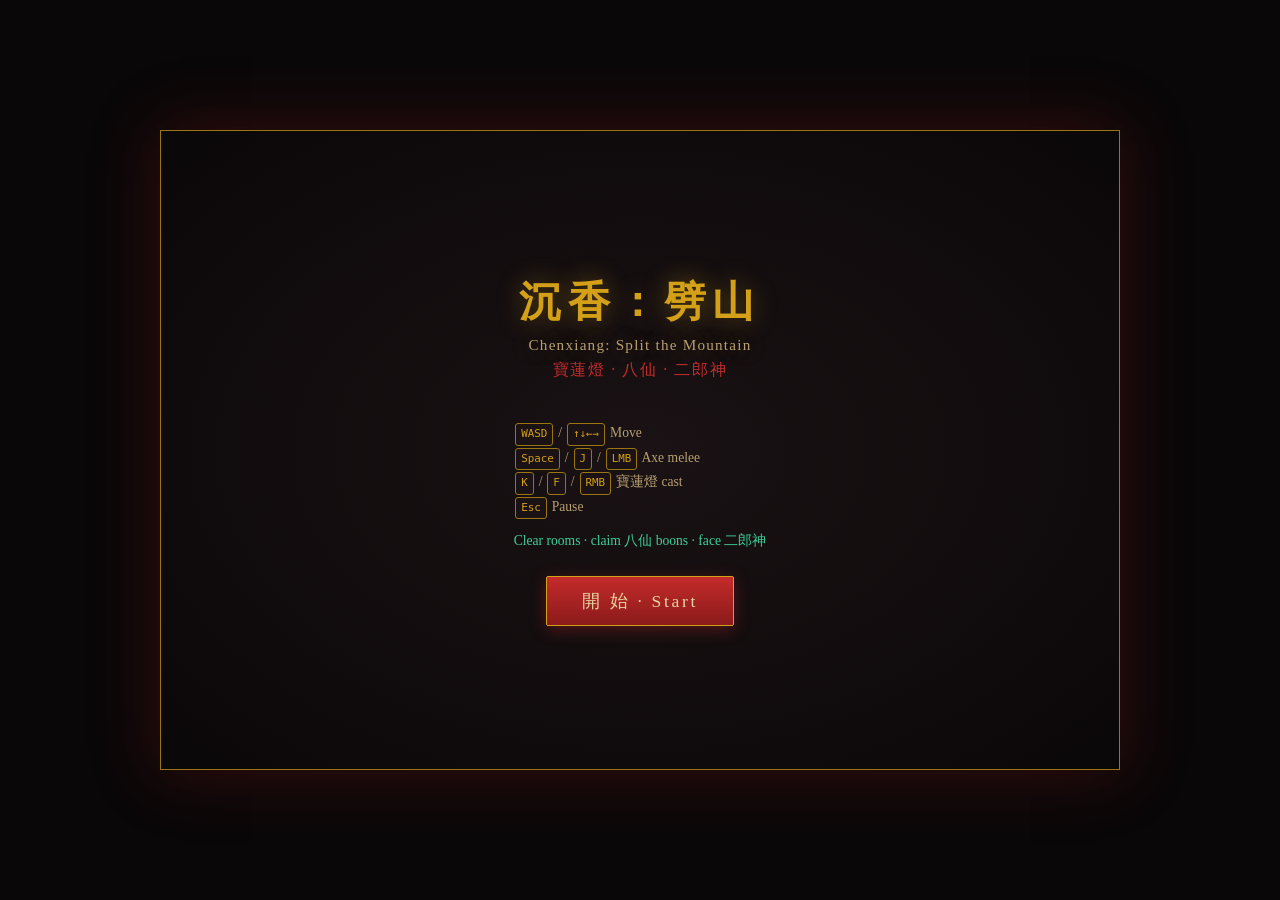
<file: index.html>
<!DOCTYPE html>
<html lang="zh-Hans">
<head>
  <meta charset="UTF-8" />
  <meta name="viewport" content="width=device-width, initial-scale=1.0" />
  <title>沉香：劈山 — Chenxiang: Split the Mountain</title>
  <link rel="stylesheet" href="css/style.css" />
</head>
<body>
  <div id="app">
    <canvas id="game" width="960" height="640"></canvas>
    <div id="overlay"></div>
  </div>
  <script type="module" src="js/main.js"></script>
</body>
</html>
</file>
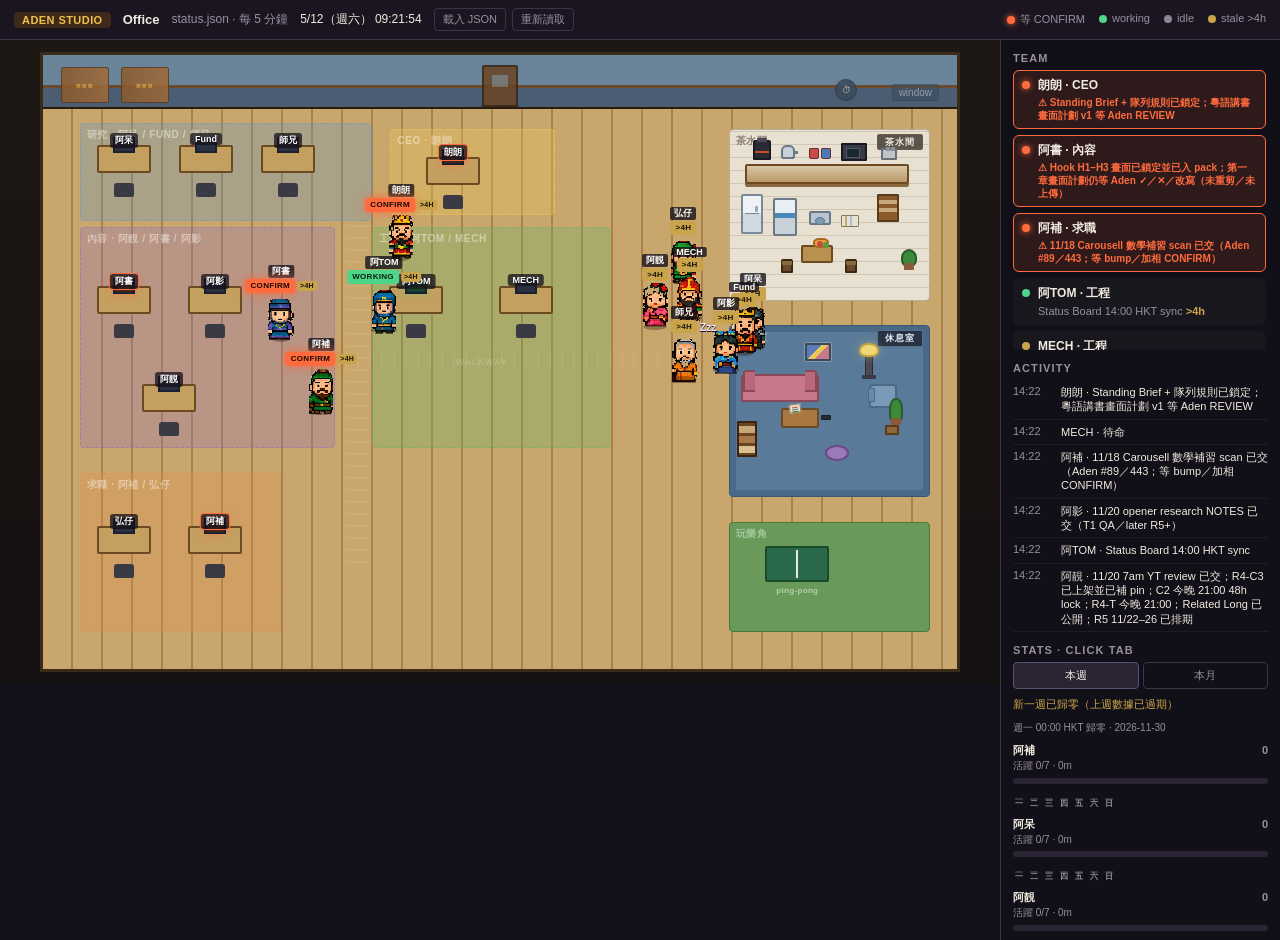
<file: agent-status-board/index.html>
<!DOCTYPE html>
<html lang="zh-Hant">
<head>
  <meta charset="UTF-8" />
  <meta name="viewport" content="width=device-width, initial-scale=1" />
  <meta http-equiv="refresh" content="0; url=status-board.html" />
  <link rel="canonical" href="status-board.html" />
  <title>Aden Studio · Office</title>
  <script>location.replace("status-board.html");</script>
</head>
<body>
  <p><a href="status-board.html">Aden Studio · Office</a></p>
</body>
</html>
</file>
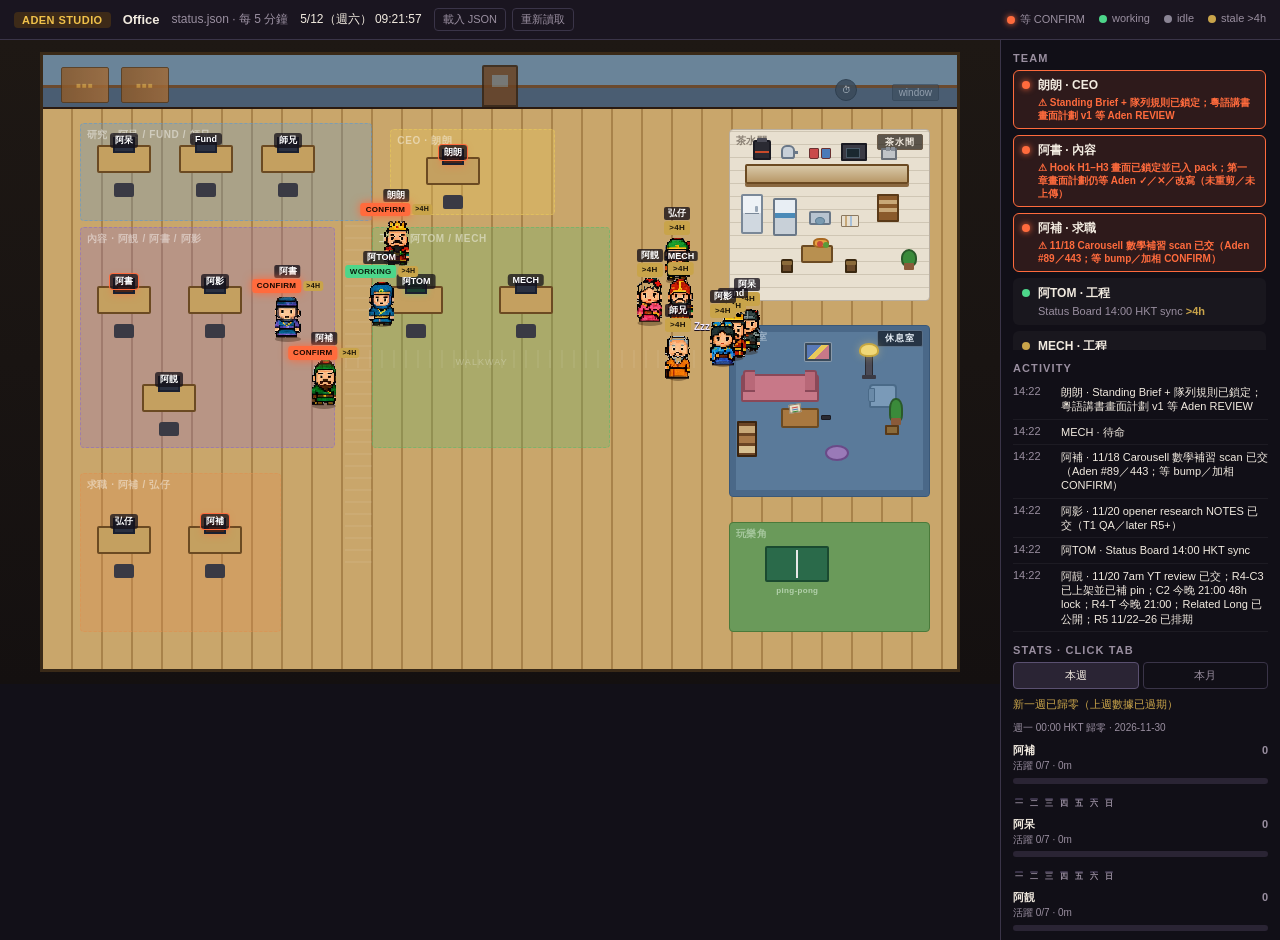
<file: agent-status-board/status-board.html>
<!DOCTYPE html>
<html lang="zh-Hant">
<head>
  <meta charset="UTF-8" />
  <meta name="viewport" content="width=device-width, initial-scale=1" />
  <title>Aden Studio · Office</title>
  <link rel="stylesheet" href="office.css" />
</head>
<body>
  <header class="banner">
    <span class="tag">ADEN STUDIO</span>
    <strong>Office</strong>
    <span class="note" id="source-note">等待狀態資料…</span>
    <span class="clock" id="hk-clock"></span>
    <span class="tools">
      <label class="file-btn">載入 JSON<input id="file-input" type="file" accept="application/json,.json" /></label>
      <button type="button" class="text-btn" id="btn-reload">重新讀取</button>
    </span>
    <div class="legend">
      <span class="l-confirm">等 CONFIRM</span>
      <span class="l-working">working</span>
      <span class="l-idle">idle</span>
      <span class="l-stale">stale &gt;4h</span>
    </div>
  </header>

  <div class="stage">
    <div class="floor-wrap" id="floor-wrap">
      <div class="room" id="room" aria-label="Aden Studio floor"></div>
    </div>
    <aside class="panel" id="panel">
      <div>
        <h2>Team</h2>
        <div class="team-list" id="team-list"></div>
      </div>
      <div class="activity">
        <h2>Activity</h2>
        <div id="activity"></div>
      </div>
      <div>
        <h2>Stats · click tab</h2>
        <div class="tabs" role="tablist">
          <button type="button" class="active" data-tab="week" role="tab" aria-selected="true">本週</button>
          <button type="button" data-tab="month" role="tab" aria-selected="false">本月</button>
        </div>
        <div id="tab-week" class="tab-pane show" role="tabpanel"></div>
        <div id="tab-month" class="tab-pane" role="tabpanel"></div>
      </div>
      <p class="hint">
        右欄刻意做薄：Team＋Activity 常駐；week／month 要用 tab 先睇。<br />
        Floor：身份分區＋walkway；茶水間／休息室／乒乓係休息點。<br />
        working／CONFIRM 返自己檯；idle、bored、rest、done 行去空位。lastActive 超過 4 小時標 &gt;4h。
      </p>
    </aside>
  </div>
  <noscript><p class="noscript">要 JavaScript 先睇到 office 同狀態。</p></noscript>
  <script id="embedded-sample" type="application/json">{"updated_at":"2026-10-29T20:06:19+08:00","agents":[{"id":"langlang","name":"朗朗 - CEO","status":"idle","task":"CTR／strategy／hooks 已備；等 Aden；R2-E1 約 21:00","updated_at":"2026-10-29T20:06:19+08:00","lastActive":"2026-10-29T11:27:00+08:00","week":{"weekStart":"2026-10-26","completedByDay":[0,0,0,0,0,0,0],"completedTotal":0,"activeDays":4,"workingMinutes":115},"month":{"monthStart":"2026-10-01","completedTotal":20}},{"id":"mech","name":"MECH","status":"idle","task":"待命","updated_at":"2026-10-29T20:06:19+08:00","lastActive":"2026-10-26T11:51:45+08:00","week":{"weekStart":"2026-10-26","completedByDay":[0,0,0,0,0,0,0],"completedTotal":0,"activeDays":0,"workingMinutes":0},"month":{"monthStart":"2026-10-01","completedTotal":7}},{"id":"abu","name":"阿補","status":"idle","task":"待命（weekday job digest）","updated_at":"2026-10-29T20:06:19+08:00","lastActive":"2026-10-26T11:51:45+08:00","week":{"weekStart":"2026-10-26","completedByDay":[0,0,0,0,0,0,0],"completedTotal":0,"activeDays":0,"workingMinutes":0},"month":{"monthStart":"2026-10-01","completedTotal":7}},{"id":"aying","name":"阿影","status":"completed","task":"Opener 10/29 NOTES／frames 已交；day→night formula 入 synth","updated_at":"2026-10-29T20:06:19+08:00","lastActive":"2026-10-29T09:57:00+08:00","week":{"weekStart":"2026-10-26","completedByDay":[0,0,1,1,0,0,0],"completedTotal":2,"activeDays":2,"workingMinutes":115},"month":{"monthStart":"2026-10-01","completedTotal":13}},{"id":"atom","name":"阿TOM","status":"working","task":"Status Board 20:00 HKT 4h sync · 推 live JSON","updated_at":"2026-10-29T20:06:19+08:00","lastActive":"2026-10-29T20:06:19+08:00","week":{"weekStart":"2026-10-26","completedByDay":[0,0,0,0,0,0,0],"completedTotal":0,"activeDays":4,"workingMinutes":275},"month":{"monthStart":"2026-10-01","completedTotal":8}},{"id":"aqing","name":"阿靚","status":"idle","task":"B1＋A1 已上；R2-E1 約 21:00；R2×5 scheduled","updated_at":"2026-10-29T20:06:19+08:00","lastActive":"2026-10-26T11:51:45+08:00","week":{"weekStart":"2026-10-26","completedByDay":[0,0,0,0,0,0,0],"completedTotal":0,"activeDays":0,"workingMinutes":0},"month":{"monthStart":"2026-10-01","completedTotal":2}},{"id":"ashu","name":"阿書","status":"completed","task":"Ch1 v5-final-sync assemble 已交（cue-lock／bright takeaway）；等 Aden review","updated_at":"2026-10-29T20:06:19+08:00","lastActive":"2026-10-29T14:35:00+08:00","week":{"weekStart":"2026-10-26","completedByDay":[1,0,2,2,0,0,0],"completedTotal":5,"activeDays":4,"workingMinutes":225},"month":{"monthStart":"2026-10-01","completedTotal":6}},{"id":"adai","name":"阿呆","status":"idle","task":"待命","updated_at":"2026-10-29T20:06:19+08:00","lastActive":"2026-10-26T11:51:45+08:00","week":{"weekStart":"2026-10-26","completedByDay":[0,0,0,0,0,0,0],"completedTotal":0,"activeDays":0,"workingMinutes":0},"month":{"monthStart":"2026-10-01","completedTotal":2}},{"id":"fund","name":"Fund 佬","status":"bored","task":"好耐冇工 · bored","updated_at":"2026-10-29T20:06:19+08:00","lastActive":"2026-10-26T11:51:45+08:00","week":{"weekStart":"2026-10-26","completedByDay":[0,0,0,0,0,0,0],"completedTotal":0,"activeDays":0,"workingMinutes":0},"month":{"monthStart":"2026-10-01","completedTotal":0}},{"id":"shixiong","name":"師兄","status":"bored","task":"Standby · bored","updated_at":"2026-10-29T20:06:19+08:00","lastActive":"2026-10-26T11:51:45+08:00","week":{"weekStart":"2026-10-26","completedByDay":[0,0,0,0,0,0,0],"completedTotal":0,"activeDays":0,"workingMinutes":0},"month":{"monthStart":"2026-10-01","completedTotal":1}},{"id":"hongzai","name":"弘仔","status":"idle","task":"F3 Unit 1 lesson-flow／quiz 修訂暫歇；等下一輪","updated_at":"2026-10-29T20:06:19+08:00","lastActive":"2026-10-27T17:15:00+08:00","week":{"weekStart":"2026-10-26","completedByDay":[0,1,0,0,0,0,0],"completedTotal":1,"activeDays":1,"workingMinutes":90},"month":{"monthStart":"2026-10-01","completedTotal":1}}]}</script>
  <script src="office-layout.js"></script>
  <script src="office.js"></script>
</body>
</html>
</file>
<file: css/style.css>
/* Chenxiang: Split the Mountain — dark mythic palette */
:root {
  --ink: #0a0708;
  --crimson: #8b1a1a;
  --crimson-bright: #c42b2b;
  --gold: #d4a017;
  --gold-dim: #9a7510;
  --jade: #2d8a6e;
  --jade-bright: #3ecf9a;
  --ink-soft: #1a1214;
  --paper: #e8d5a3;
  --paper-dim: #b8a070;
}

* { box-sizing: border-box; margin: 0; padding: 0; }

html, body {
  width: 100%;
  height: 100%;
  background: var(--ink);
  color: var(--paper);
  font-family: "Noto Serif SC", "Songti SC", "SimSun", Georgia, serif;
  overflow: hidden;
  display: flex;
  align-items: center;
  justify-content: center;
}

#app {
  position: relative;
  width: 960px;
  height: 640px;
  max-width: 100vw;
  max-height: 100vh;
  box-shadow: 0 0 60px rgba(139, 26, 26, 0.35);
  border: 1px solid var(--gold-dim);
}

#game {
  display: block;
  width: 100%;
  height: 100%;
  background: var(--ink-soft);
  cursor: crosshair;
}

#overlay {
  position: absolute;
  inset: 0;
  pointer-events: none;
  display: flex;
  align-items: center;
  justify-content: center;
}

#overlay.active { pointer-events: auto; }

/* —— Screens —— */
.screen {
  width: 100%;
  height: 100%;
  display: flex;
  flex-direction: column;
  align-items: center;
  justify-content: center;
  background: radial-gradient(ellipse at center, rgba(26,18,20,0.92) 0%, rgba(10,7,8,0.97) 100%);
  padding: 2rem;
  text-align: center;
  animation: fadeIn 0.35s ease;
}

@keyframes fadeIn {
  from { opacity: 0; }
  to { opacity: 1; }
}

.screen h1 {
  font-size: 2.6rem;
  color: var(--gold);
  letter-spacing: 0.15em;
  text-shadow: 0 0 24px rgba(212, 160, 23, 0.4);
  margin-bottom: 0.35rem;
}

.screen h1 .en {
  display: block;
  font-size: 0.95rem;
  color: var(--paper-dim);
  letter-spacing: 0.08em;
  font-weight: normal;
  margin-top: 0.4rem;
}

.screen .subtitle {
  color: var(--crimson-bright);
  font-size: 1rem;
  margin-bottom: 1.5rem;
  letter-spacing: 0.1em;
}

.screen .hint {
  color: var(--paper-dim);
  font-size: 0.85rem;
  line-height: 1.7;
  max-width: 480px;
  margin: 1rem 0 1.5rem;
  text-align: left;
}

.screen .hint kbd {
  display: inline-block;
  background: var(--ink-soft);
  border: 1px solid var(--gold-dim);
  color: var(--gold);
  padding: 0.1em 0.45em;
  border-radius: 3px;
  font-family: monospace;
  font-size: 0.8em;
  margin: 0 0.15em;
}

.btn {
  pointer-events: auto;
  background: linear-gradient(180deg, var(--crimson-bright), var(--crimson));
  color: var(--paper);
  border: 1px solid var(--gold);
  padding: 0.75rem 2.2rem;
  font-size: 1.1rem;
  font-family: inherit;
  letter-spacing: 0.15em;
  cursor: pointer;
  border-radius: 2px;
  transition: transform 0.12s, box-shadow 0.12s;
  box-shadow: 0 4px 16px rgba(196, 43, 43, 0.35);
}

.btn:hover {
  transform: translateY(-2px);
  box-shadow: 0 6px 24px rgba(212, 160, 23, 0.4);
}

.btn:active { transform: translateY(0); }

/* —— Reward cards —— */
.reward-title {
  color: var(--gold);
  font-size: 1.5rem;
  margin-bottom: 0.3rem;
  letter-spacing: 0.12em;
}

.reward-sub {
  color: var(--paper-dim);
  font-size: 0.85rem;
  margin-bottom: 1.4rem;
}

.cards {
  display: flex;
  gap: 1rem;
  flex-wrap: wrap;
  justify-content: center;
  pointer-events: auto;
}

.card {
  width: 200px;
  min-height: 220px;
  background: linear-gradient(160deg, #1e1416 0%, #120c0e 100%);
  border: 1px solid var(--gold-dim);
  border-radius: 4px;
  padding: 1.1rem 0.9rem;
  cursor: pointer;
  text-align: left;
  transition: border-color 0.15s, transform 0.15s, box-shadow 0.15s;
  display: flex;
  flex-direction: column;
  gap: 0.4rem;
}

.card:hover {
  border-color: var(--gold);
  transform: translateY(-4px);
  box-shadow: 0 8px 28px rgba(212, 160, 23, 0.25);
}

.card .kind {
  font-size: 0.7rem;
  text-transform: uppercase;
  letter-spacing: 0.12em;
  color: var(--jade-bright);
}

.card .kind.cast { color: var(--crimson-bright); }

.card .name {
  font-size: 1.25rem;
  color: var(--gold);
  letter-spacing: 0.08em;
}

.card .en-name {
  font-size: 0.75rem;
  color: var(--paper-dim);
}

.card .desc {
  font-size: 0.82rem;
  color: var(--paper);
  line-height: 1.45;
  margin-top: 0.4rem;
  flex: 1;
}

.card .tag {
  font-size: 0.7rem;
  color: var(--jade);
  border-top: 1px solid rgba(154, 117, 16, 0.35);
  padding-top: 0.45rem;
  margin-top: 0.2rem;
}

/* —— Result screens —— */
.result-icon {
  font-size: 3rem;
  margin-bottom: 0.5rem;
}

.win h1 { color: var(--jade-bright); }
.lose h1 { color: var(--crimson-bright); }
</file>
<file: agent-status-board/office.css>
:root {
  --bg: #121018;
  --floor: #c9a66b;
  --floor-gap: #a8824a;
  --wall: #6a8499;
  --wall-bot: #4a5d72;
  --tile: #e8e0d0;
  --tile-line: #cfc6b4;
  --carpet: #5a7a9a;
  --panel: rgba(18, 16, 24, .92);
  --panel-border: #3a3448;
  --text: #f2ebe0;
  --muted: #9a8fa0;
  --confirm: #ff6b3d;
  --working: #4dd68a;
  --idle: #8a8494;
  --stale: #c9a44a;
  --content: #8b6bc9;
  --jobs: #e09050;
  --eng: #5cb86a;
  --research: #5a9ad4;
  --ceo: #e8c85a;
  --month: #7ec8ff;
}
* { box-sizing: border-box; margin: 0; padding: 0; }
body {
  font-family: "Segoe UI", "PingFang TC", "Noto Sans TC", "Microsoft JhengHei", sans-serif;
  background: var(--bg);
  color: var(--text);
  min-height: 100vh;
}
button, .file-btn { font-family: inherit; }
.banner {
  display: flex;
  align-items: center;
  gap: 12px;
  flex-wrap: wrap;
  padding: 8px 14px;
  background: #1a1520;
  border-bottom: 1px solid var(--panel-border);
  font-size: 13px;
}
.banner .tag {
  background: #3d2a18;
  color: #f0c14a;
  padding: 2px 8px;
  border-radius: 4px;
  font-weight: 700;
  letter-spacing: .04em;
  font-size: 11px;
}
.banner .note { color: var(--muted); font-size: 12px; }
.banner .clock {
  font-variant-numeric: tabular-nums;
  font-size: 12px;
  color: var(--text);
}
.banner .tools { display: flex; gap: 6px; align-items: center; }
.file-btn, .text-btn {
  font-size: 11px;
  color: var(--muted);
  border: 1px solid var(--panel-border);
  background: transparent;
  padding: 3px 8px;
  border-radius: 4px;
  cursor: pointer;
}
.file-btn input { display: none; }
.file-btn:hover, .text-btn:hover { color: var(--text); border-color: #5a5070; }
.legend { display: flex; gap: 14px; margin-left: auto; font-size: 11px; color: var(--muted); flex-wrap: wrap; }
.legend span::before {
  content: "";
  display: inline-block;
  width: 8px;
  height: 8px;
  border-radius: 50%;
  margin-right: 5px;
  vertical-align: middle;
}
.legend .l-confirm::before { background: var(--confirm); box-shadow: 0 0 6px var(--confirm); }
.legend .l-working::before { background: var(--working); }
.legend .l-idle::before { background: var(--idle); }
.legend .l-stale::before { background: var(--stale); }

.stage {
  display: grid;
  grid-template-columns: minmax(0, 1fr) 280px;
  max-width: 1280px;
  margin: 0 auto;
  min-height: calc(100vh - 42px);
  align-items: start;
}
@media (max-width: 900px) {
  .stage { grid-template-columns: 1fr; }
  .legend { margin-left: 0; }
}

.floor-wrap {
  position: relative;
  background: linear-gradient(180deg, #1e1814 0%, #141010 100%);
  min-height: 240px;
  overflow: hidden;
}
.room {
  position: absolute;
  top: 12px;
  left: 0;
  width: 920px;
  height: 620px;
  transform-origin: top left;
  border: 3px solid #3a2a18;
  background:
    repeating-linear-gradient(90deg, var(--floor) 0 28px, var(--floor-gap) 28px 30px),
    var(--floor);
  image-rendering: pixelated;
  overflow: hidden;
}
.wall {
  position: absolute;
  left: 0; right: 0; top: 0;
  height: 54px;
  background: linear-gradient(180deg, var(--wall) 0 58%, #6b4a2e 58% 64%, var(--wall-bot) 64% 100%);
  border-bottom: 2px solid #2a1a10;
  z-index: 4;
}
.wall-prop {
  position: absolute;
  bottom: 6px;
  font-size: 10px;
  color: #d8e0e8;
  opacity: .85;
  background: #3a4a5a;
  border: 1px solid #2a3a4a;
  padding: 2px 6px;
  border-radius: 2px;
}
.wall-prop.shelf {
  width: 48px;
  height: 36px;
  bottom: 4px;
  padding: 0;
  background: linear-gradient(90deg, #8b5a2b, #a06a38);
  border-color: #5a3a18;
}
.wall-prop.shelf::after {
  content: "■■■";
  display: block;
  text-align: center;
  color: #c94;
  font-size: 8px;
  line-height: 36px;
  letter-spacing: 1px;
}
.wall-prop.door {
  left: 50%;
  transform: translateX(-50%);
  width: 36px;
  height: 42px;
  bottom: 0;
  background: #6b4424;
  border: 2px solid #3a2410;
  border-radius: 2px 2px 0 0;
  padding: 0;
}
.wall-prop.door::after {
  content: "";
  position: absolute;
  top: 8px; left: 8px; right: 8px;
  height: 12px;
  background: #8ab;
  opacity: .5;
}
.wall-prop.clock {
  right: 100px;
  border-radius: 50%;
  width: 22px;
  height: 22px;
  padding: 0;
  text-align: center;
  line-height: 20px;
  font-size: 9px;
}
.wall-prop.window { right: 18px; opacity: .5; }

.zone {
  position: absolute;
  border: 1.5px dashed rgba(255, 255, 255, .22);
  border-radius: 4px;
}
.zone .zlabel {
  position: absolute;
  top: 4px; left: 6px;
  font-size: 10px;
  font-weight: 700;
  letter-spacing: .06em;
  color: rgba(255, 255, 255, .45);
  pointer-events: none;
  text-transform: uppercase;
  z-index: 1;
}
.zone.research { background: rgba(90, 154, 212, .28); border-color: rgba(90, 154, 212, .55); }
.zone.content { background: rgba(139, 107, 201, .28); border-color: rgba(139, 107, 201, .55); }
.zone.jobs { background: rgba(224, 144, 80, .28); border-color: rgba(224, 144, 80, .55); }
.zone.eng { background: rgba(92, 184, 106, .28); border-color: rgba(92, 184, 106, .55); }
.zone.ceo { background: rgba(232, 200, 90, .32); border-color: rgba(232, 200, 90, .6); }
.zone.pantry {
  background:
    repeating-linear-gradient(0deg, var(--tile) 0 12px, var(--tile-line) 12px 13px),
    repeating-linear-gradient(90deg, var(--tile) 0 12px, var(--tile-line) 12px 13px);
  border-style: solid;
  border-color: #b8aea0;
}
.zone.pantry .zlabel { color: rgba(60, 50, 40, .55); }
.zone.lounge {
  background: var(--carpet);
  box-shadow: inset 0 0 0 6px #4a6888;
  border-style: solid;
  border-color: #3a5878;
}
.zone.lounge .zlabel { color: rgba(220, 230, 240, .5); }
.zone.ping {
  background: #6a9a5a;
  border-style: solid;
  border-color: #4a7a3a;
}
.zone.ping .zlabel { color: rgba(240, 255, 240, .45); }

.walk {
  position: absolute;
  left: 33%; top: 26%;
  width: 3%; height: 58%;
  background: repeating-linear-gradient(180deg, transparent 0 10px, rgba(255, 255, 255, .06) 10px 12px);
  pointer-events: none;
}
.walk-h {
  position: absolute;
  left: 32%; top: 48%;
  width: 40%; height: 3%;
  background: repeating-linear-gradient(90deg, transparent 0 10px, rgba(255, 255, 255, .06) 10px 12px);
  pointer-events: none;
}
.walk-label {
  position: absolute;
  left: 48%; top: 50%;
  transform: translate(-50%, -50%);
  font-size: 9px;
  color: rgba(255, 255, 255, .28);
  letter-spacing: .12em;
  pointer-events: none;
}

.desk { position: absolute; width: 70px; height: 62px; z-index: 3; }
.desk .top {
  position: absolute;
  left: 8px; right: 8px; top: 10px;
  height: 28px;
  background: #c4a060;
  border: 2px solid #6b4a22;
  border-radius: 2px;
}
.desk .monitor {
  position: absolute;
  left: 50%; top: 2px;
  transform: translateX(-50%);
  width: 22px; height: 16px;
  background: #2a3040;
  border: 2px solid #1a2030;
}
.desk .monitor.on { box-shadow: 0 0 6px #4dd68a88; background: #1a4030; }
.desk .monitor.on::after {
  content: "";
  position: absolute;
  inset: 3px;
  background: repeating-linear-gradient(180deg, #4dd68a44 0 2px, transparent 2px 4px);
}
.desk .monitor.confirm { box-shadow: 0 0 8px #ff6b3daa; background: #4a2418; }
.desk .monitor.confirm::after {
  content: "";
  position: absolute;
  inset: 3px;
  background: repeating-linear-gradient(180deg, #ff6b3d66 0 2px, transparent 2px 4px);
}
.desk .chair {
  position: absolute;
  left: 50%; bottom: 0;
  transform: translateX(-50%);
  width: 20px; height: 14px;
  background: #3a3a44;
  border-radius: 3px 3px 2px 2px;
}
.desk.occupied .chair { opacity: 0; }
.desk .nameplate {
  position: absolute;
  left: 50%; top: -2px;
  transform: translateX(-50%);
  font-size: 9px;
  white-space: nowrap;
  color: #fff;
  background: rgba(20, 16, 24, .75);
  padding: 1px 5px;
  border-radius: 3px;
  z-index: 3;
  font-weight: 600;
}
.desk.hot .nameplate { box-shadow: 0 0 0 1px var(--confirm); }

.prop {
  position: absolute;
  font-size: 9px;
  text-align: center;
  color: rgba(30, 24, 18, .7);
  font-weight: 600;
  line-height: 1.15;
  z-index: 1;
}
.prop.zone-sign {
  top: 4px; right: 6px; left: auto;
  padding: 2px 7px;
  background: rgba(40, 32, 24, .72);
  color: #f2ebe0;
  border: 1px solid #6a5a48;
  border-radius: 2px;
  font-size: 9px;
  letter-spacing: .08em;
  font-weight: 800;
}
.zone.lounge .prop.zone-sign {
  background: rgba(20, 28, 40, .75);
  border-color: #5a7088;
  color: #e8f0f8;
}
.prop.counter {
  background: linear-gradient(180deg, #d8c8a8, #b89868);
  border: 2px solid #6b4a22;
  border-radius: 2px;
  box-shadow: 0 3px 0 #8a6840;
}
.prop.coffee {
  background: linear-gradient(180deg, #2a2a32 55%, #c94a2a 55% 70%, #2a2a32 70%);
  border: 2px solid #1a1a22;
  border-radius: 2px 2px 1px 1px;
}
.prop.coffee::before {
  content: "";
  position: absolute;
  top: -4px; left: 2px; right: 2px;
  height: 4px;
  background: #4a4a55;
  border-radius: 1px 1px 0 0;
}
.prop.kettle {
  background: #c8d0d8;
  border: 2px solid #6a7888;
  border-radius: 40% 40% 20% 20%;
}
.prop.kettle::after {
  content: "";
  position: absolute;
  right: -5px; top: 4px;
  width: 5px; height: 3px;
  background: #6a7888;
}
.prop.mugs { display: flex; gap: 2px; }
.prop.mugs::before, .prop.mugs::after {
  content: "";
  width: 8px; height: 9px;
  border: 1px solid #6a3030;
  border-radius: 1px 1px 2px 2px;
}
.prop.mugs::before { background: #c94a4a; }
.prop.mugs::after { background: #4a7ab8; }
.prop.cooler {
  background: linear-gradient(180deg, #e8eef4 38%, #4a8ab8 38% 52%, #c8d0d8 52%);
  border: 2px solid #6a7888;
  border-radius: 2px;
}
.prop.fridge {
  background: linear-gradient(180deg, #eef2f6 48%, #d0d8e0 48%);
  border: 2px solid #7a8898;
  border-radius: 2px;
}
.prop.fridge::before {
  content: "";
  position: absolute;
  left: 2px; right: 2px; top: 46%;
  height: 1px;
  background: #7a8898;
}
.prop.fridge::after {
  content: "";
  position: absolute;
  right: 3px; top: 10px;
  width: 3px; height: 6px;
  background: #9aa8b8;
  border-radius: 1px;
}
.prop.microwave { background: #3a3a44; border: 2px solid #1a1a22; border-radius: 1px; }
.prop.microwave::after {
  content: "";
  position: absolute;
  left: 3px; top: 3px;
  width: 12px; height: 8px;
  background: #1a2830;
  border: 1px solid #4a5a68;
}
.prop.toaster { background: #c0c4c8; border: 2px solid #6a7078; border-radius: 1px; }
.prop.toaster::before {
  content: "";
  position: absolute;
  left: 3px; top: -3px;
  width: 4px; height: 4px;
  background: #8a9098;
  box-shadow: 5px 0 #8a9098;
}
.prop.sink { background: #b8c4d0; border: 2px solid #6a7888; border-radius: 2px; }
.prop.sink::after {
  content: "";
  position: absolute;
  left: 50%; top: 4px;
  transform: translateX(-50%);
  width: 8px; height: 6px;
  background: #7a9ab0;
  border-radius: 50%;
  border: 1px solid #5a7a90;
}
.prop.dishes {
  background: repeating-linear-gradient(90deg, #e8e0d0 0 3px, #c8a878 3px 5px, #e8e0d0 5px 8px, #a8c0d8 8px 10px, #e8e0d0 10px 14px);
  border: 1px solid #8a7860;
  border-radius: 1px;
}
.prop.stool { background: #6a4a2a; border: 2px solid #3a2810; border-radius: 2px 2px 1px 1px; }
.prop.stool::before {
  content: "";
  position: absolute;
  left: -1px; right: -1px; top: 0;
  height: 4px;
  background: #8a6a3a;
  border-radius: 1px;
}
.prop.high-table { background: #b89050; border: 2px solid #6b4a22; border-radius: 2px; }
.prop.snack {
  background: linear-gradient(180deg, #8a5a2b 0 4px, #c8a878 4px 8px, #8a5a2b 8px 12px, #c8a878 12px 16px, #8a5a2b 16px);
  border: 2px solid #5a3a18;
  border-radius: 1px;
}
.prop.fruit { background: #e8a040; border: 2px solid #a86820; border-radius: 40%; }
.prop.fruit::before {
  content: "";
  position: absolute;
  left: 2px; top: 1px;
  width: 6px; height: 6px;
  background: #c94a3a;
  border-radius: 50%;
  box-shadow: 6px 1px 0 #5a9a3a;
}
.prop.plant {
  background: #3a8a3a;
  border-radius: 50% 50% 40% 40%;
  border: 2px solid #2a5a2a;
}
.prop.plant::before {
  content: "";
  position: absolute;
  bottom: -5px; left: 50%;
  transform: translateX(-50%);
  width: 10px; height: 7px;
  background: #8a5a3a;
  border-radius: 1px;
}
.prop.plant.tall { border-radius: 45% 45% 30% 30%; }
.prop.sofa { background: #c87888; border: 2px solid #8a4858; border-radius: 4px 4px 2px 2px; }
.prop.sofa::before {
  content: "";
  position: absolute;
  left: 0; top: -6px;
  width: 10px; height: 18px;
  background: #b86878;
  border: 2px solid #8a4858;
  border-radius: 3px 0 0 0;
  border-right: 0;
}
.prop.sofa::after {
  content: "";
  position: absolute;
  right: 0; top: -6px;
  width: 10px; height: 18px;
  background: #b86878;
  border: 2px solid #8a4858;
  border-radius: 0 3px 0 0;
  border-left: 0;
}
.prop.armchair { background: #7a9ab8; border: 2px solid #4a6a88; border-radius: 4px 4px 2px 2px; }
.prop.armchair::before {
  content: "";
  position: absolute;
  left: -3px; top: 2px;
  width: 5px; height: 12px;
  background: #6a8aa8;
  border: 1px solid #4a6a88;
  border-radius: 2px 0 0 2px;
}
.prop.coffee-table { background: #a87840; border: 2px solid #6b4a22; border-radius: 2px; }
.prop.mag {
  background: #e8e0c8;
  border: 1px solid #8a7860;
  transform: rotate(-8deg);
}
.prop.mag::after {
  content: "";
  position: absolute;
  left: 2px; top: 2px; right: 2px;
  height: 1px;
  background: #c94a4a;
  box-shadow: 0 2px #4a7ab8, 0 4px #3a8a3a;
}
.prop.remote { background: #2a2a32; border: 1px solid #1a1a22; border-radius: 1px; }
.prop.bookshelf {
  background: linear-gradient(180deg, #6b4424 0 3px, #c8a878 3px 10px, #6b4424 10px 13px, #a87848 13px 20px, #6b4424 20px 23px, #d8c090 23px 30px, #6b4424 30px);
  border: 2px solid #3a2410;
  border-radius: 1px;
}
.prop.plant-stand { background: #8a6a3a; border: 2px solid #5a3a18; border-radius: 1px; }
.prop.lamp { background: #4a4a55; border: 1px solid #2a2a32; }
.prop.lamp::before {
  content: "";
  position: absolute;
  left: 50%; top: -8px;
  transform: translateX(-50%);
  width: 16px; height: 10px;
  background: #f0d878;
  border: 2px solid #c8a840;
  border-radius: 50% 50% 40% 40%;
  box-shadow: 0 0 8px #f0d87866;
}
.prop.lamp::after {
  content: "";
  position: absolute;
  left: -4px; right: -4px; bottom: -2px;
  height: 4px;
  background: #3a3a44;
  border-radius: 1px;
}
.prop.art {
  background: linear-gradient(135deg, #5a7ab8 40%, #e8c85a 40% 60%, #c87888 60%);
  border: 2px solid #3a4a5a;
  border-radius: 1px;
  box-shadow: 0 0 0 1px #8a9aaa;
}
.prop.pouf { background: #9a7ab8; border: 2px solid #6a4a88; border-radius: 50%; }
.prop.ping-table { background: #2a6a4a; border: 2px solid #1a4a30; border-radius: 2px; }
.prop.ping-table::before {
  content: "";
  position: absolute;
  left: 50%; top: 2px; bottom: 2px;
  width: 2px;
  background: #e8e8e8;
  transform: translateX(-50%);
}
.prop.ping-table::after {
  content: "ping-pong";
  display: block;
  margin-top: 38px;
  font-size: 8px;
  color: rgba(240, 255, 240, .55);
  letter-spacing: .04em;
}

#actors { position: absolute; inset: 0; z-index: 6; pointer-events: none; }
.actor {
  position: absolute;
  width: 0;
  height: 0;
  pointer-events: auto;
  cursor: pointer;
}
.actor .sprite-wrap {
  position: absolute;
  left: -18px;
  bottom: 0;
  width: 36px;
  height: 46px;
  display: flex;
  align-items: flex-end;
  justify-content: center;
  transform-origin: center bottom;
}
.actor .sprite {
  height: 44px;
  width: auto;
  max-width: 32px;
  image-rendering: pixelated;
  object-fit: contain;
  object-position: center bottom;
  filter: drop-shadow(0 1px 0 #1a1010);
  pointer-events: none;
}
.actor .fallback {
  width: 22px;
  height: 32px;
  border-radius: 3px 3px 2px 2px;
  background: #6a8a9a;
  position: relative;
  margin-bottom: 1px;
}
.actor .fallback[hidden] { display: none; }
.actor .fallback::before {
  content: "";
  position: absolute;
  top: -8px; left: 3px;
  width: 16px; height: 10px;
  background: #f0c8a0;
  border-radius: 2px;
}
.actor[data-team="content"] .fallback { background: var(--content); }
.actor[data-team="jobs"] .fallback { background: var(--jobs); }
.actor[data-team="eng"] .fallback { background: var(--eng); }
.actor[data-team="research"] .fallback { background: var(--research); }
.actor[data-team="ceo"] .fallback { background: var(--ceo); }
.actor .shadow {
  position: absolute;
  left: -12px;
  bottom: -3px;
  width: 24px;
  height: 6px;
  background: rgba(40, 24, 10, .35);
  border-radius: 50%;
  pointer-events: none;
}
.actor .tag {
  position: absolute;
  left: 50%;
  bottom: 46px;
  transform: translateX(-50%);
  display: flex;
  flex-direction: column;
  align-items: center;
  gap: 1px;
  pointer-events: none;
  z-index: 2;
}
.actor.seated .tag { left: 20px; bottom: 34px; transform: none; align-items: flex-start; }
.actor.seated .nm { display: none; }
.actor .nm {
  font-size: 9px;
  font-weight: 700;
  color: #fff;
  background: rgba(20, 16, 24, .78);
  padding: 0 4px;
  border-radius: 2px;
  white-space: nowrap;
}
.actor .badges { display: flex; gap: 2px; align-items: center; }
.badge {
  font-size: 8px;
  font-weight: 800;
  padding: 2px 5px;
  border-radius: 3px;
  text-transform: uppercase;
  letter-spacing: .04em;
  white-space: nowrap;
  line-height: 1.2;
}
.badge.confirm {
  background: var(--confirm);
  color: #1a0800;
  animation: pulse 1.2s ease-in-out infinite;
  box-shadow: 0 0 10px var(--confirm);
}
.badge.working { background: var(--working); color: #0a2010; }
.badge.idle { background: var(--idle); color: #1a1820; }
.badge.bored { background: #5c5870; color: #eeeaf8; }
.badge.done { background: #3d5a78; color: #e8f2ff; }
.badge.stale { background: var(--stale); color: #1a1408; }
.badge.pip { font-size: 7px; padding: 1px 3px; box-shadow: none; animation: none; }
.actor .zzz {
  position: absolute;
  left: 16px;
  bottom: 46px;
  font-size: 10px;
  font-weight: 800;
  color: #efe8ff;
  text-shadow: 0 1px 0 #1a1020;
  animation: floatz 1.6s ease-in-out infinite;
  pointer-events: none;
}
.actor .zzz[hidden] { display: none; }
@keyframes pulse {
  0%, 100% { transform: scale(1); opacity: 1; }
  50% { transform: scale(1.08); opacity: .85; }
}
@keyframes floatz {
  0%, 100% { transform: translateY(0); opacity: .8; }
  50% { transform: translateY(-4px); opacity: 1; }
}
@media (prefers-reduced-motion: reduce) {
  .badge.confirm, .actor .zzz { animation: none; }
}

.panel {
  background: var(--panel);
  border-left: 1px solid var(--panel-border);
  padding: 12px 12px 16px;
  display: flex;
  flex-direction: column;
  gap: 12px;
  font-size: 12px;
  position: sticky;
  top: 0;
  max-height: 100vh;
  overflow: auto;
}
@media (max-width: 900px) {
  .panel { position: static; max-height: none; border-left: 0; border-top: 1px solid var(--panel-border); }
}
.panel h2 {
  font-size: 11px;
  letter-spacing: .1em;
  color: var(--muted);
  font-weight: 700;
  text-transform: uppercase;
  margin-bottom: 6px;
}
.team-list {
  display: flex;
  flex-direction: column;
  gap: 6px;
  max-height: min(280px, 36vh);
  overflow: auto;
  padding-right: 2px;
}
.agent-row {
  display: grid;
  grid-template-columns: 8px 1fr;
  gap: 8px;
  align-items: start;
  padding: 6px 8px;
  border-radius: 6px;
  background: rgba(255, 255, 255, .03);
  border: 1px solid transparent;
}
.agent-row.hot { border-color: var(--confirm); background: rgba(255, 107, 61, .12); }
.agent-row.flash { outline: 1px solid var(--ceo); }
.agent-row .dot { width: 8px; height: 8px; border-radius: 50%; margin-top: 4px; }
.agent-row .dot.confirm { background: var(--confirm); box-shadow: 0 0 6px var(--confirm); }
.agent-row .dot.working { background: var(--working); }
.agent-row .dot.idle { background: var(--idle); }
.agent-row .dot.stale { background: var(--stale); }
.agent-row .name { font-weight: 700; font-size: 12px; }
.agent-row .task { color: var(--muted); font-size: 11px; margin-top: 2px; line-height: 1.3; }
.agent-row .meta { color: var(--confirm); font-size: 10px; font-weight: 700; margin-top: 2px; line-height: 1.3; }
.stale-pip { color: var(--stale); font-weight: 800; }

.panel > div,
.panel > .hint { flex: 0 0 auto; }
.activity { min-height: 0; }
.act-item {
  display: grid;
  grid-template-columns: 42px 1fr;
  gap: 6px;
  padding: 5px 0;
  border-bottom: 1px solid rgba(255, 255, 255, .05);
  font-size: 11px;
}
.act-item .t { color: var(--muted); font-variant-numeric: tabular-nums; }
.act-item .b { color: var(--text); line-height: 1.3; }
.act-item.session .b { color: #f0d878; }

.tabs { display: flex; gap: 4px; margin-bottom: 8px; }
.tabs button {
  flex: 1;
  background: transparent;
  border: 1px solid var(--panel-border);
  color: var(--muted);
  padding: 5px 0;
  border-radius: 4px;
  cursor: pointer;
  font-size: 11px;
}
.tabs button.active { background: #2a2434; color: var(--text); border-color: #5a5070; }
.tabs button:focus-visible { outline: 1px solid var(--ceo); }
.tab-pane { display: none; font-size: 11px; color: var(--muted); line-height: 1.45; }
.tab-pane.show { display: block; }
.tab-note { margin-bottom: 8px; color: var(--stale); }
.stat-row { margin-bottom: 8px; }
.stat-top { display: flex; justify-content: space-between; gap: 8px; color: var(--text); font-weight: 650; }
.stat-top .num { font-variant-numeric: tabular-nums; color: var(--working); font-weight: 800; }
#tab-month .stat-top .num { color: var(--month); }
.stat-top .num.zero { color: var(--muted); font-weight: 700; }
.stat-sub { font-size: 10px; color: var(--muted); }
.tab-pane .bar {
  height: 6px;
  background: #2a2434;
  border-radius: 3px;
  margin: 4px 0 3px;
  overflow: hidden;
}
.tab-pane .bar i { display: block; height: 100%; background: var(--working); border-radius: 3px; }
#tab-month .bar i { background: var(--month); }
.spark { display: flex; gap: 3px; align-items: flex-end; height: 22px; margin-top: 2px; }
.spark span { display: flex; flex-direction: column; align-items: center; justify-content: flex-end; width: 12px; height: 100%; }
.spark i {
  display: block;
  width: 8px;
  background: var(--working);
  border-radius: 1px 1px 0 0;
  min-height: 2px;
}
.spark i.z { background: #3a3348; height: 2px !important; }
.spark b { font-size: 8px; color: var(--muted); font-weight: 600; line-height: 1.1; }
.hint {
  margin-top: auto;
  padding-top: 10px;
  font-size: 10px;
  color: var(--muted);
  border-top: 1px dashed var(--panel-border);
  line-height: 1.45;
}
.noscript {
  padding: 12px 16px;
  color: var(--stale);
}
</file>
